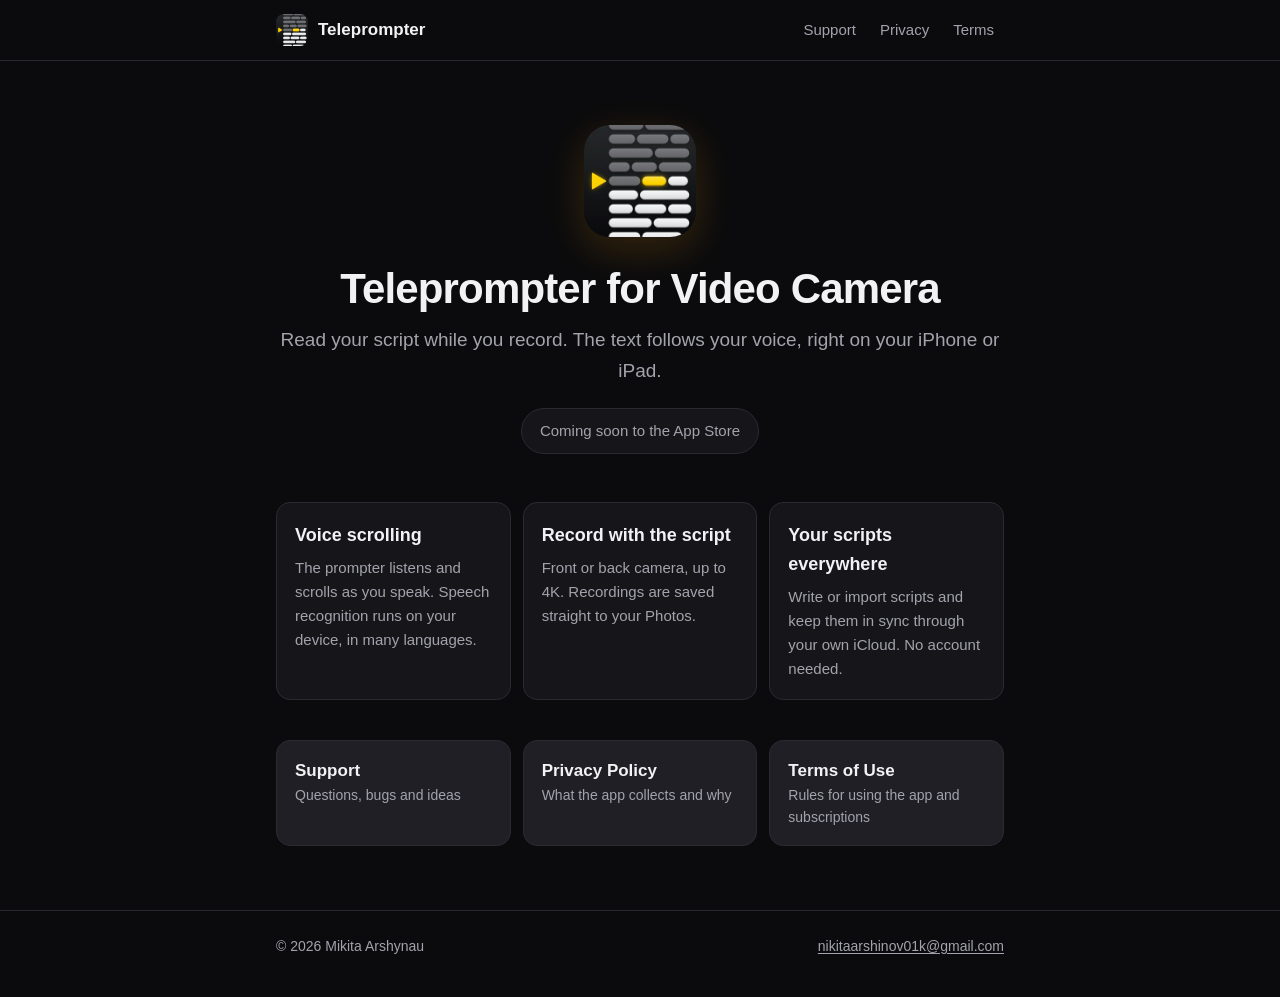
<file: index.html>
<!doctype html>
<html lang="en">
<head>
  <meta charset="utf-8">
  <meta name="viewport" content="width=device-width, initial-scale=1">
  <title>Teleprompter for Video Camera</title>
  <meta name="description" content="A teleprompter for iPhone and iPad with on-device voice scrolling, video recording and iCloud sync.">
  <link rel="icon" href="assets/icon.png">
  <link rel="apple-touch-icon" href="assets/apple-touch-icon.png">
  <link rel="stylesheet" href="assets/style.css">
</head>
<body>
  <header class="site">
    <div class="wrap">
      <a class="brand" href="./"><img src="assets/icon.png" alt="">Teleprompter</a>
      <nav class="site">
        <a href="support/">Support</a>
        <a href="privacy/">Privacy</a>
        <a href="terms/">Terms</a>
      </nav>
    </div>
  </header>

  <main>
    <div class="wrap">
      <section class="hero">
        <img class="icon" src="assets/icon.png" alt="Teleprompter app icon">
        <h1>Teleprompter for Video Camera</h1>
        <p class="lead">Read your script while you record. The text follows your voice, right on your iPhone or iPad.</p>
        <span class="badge">Coming soon to the App Store</span>
      </section>

      <section class="grid" aria-label="Features">
        <div class="card">
          <h3>Voice scrolling</h3>
          <p>The prompter listens and scrolls as you speak. Speech recognition runs on your device, in many languages.</p>
        </div>
        <div class="card">
          <h3>Record with the script</h3>
          <p>Front or back camera, up to 4K. Recordings are saved straight to your Photos.</p>
        </div>
        <div class="card">
          <h3>Your scripts everywhere</h3>
          <p>Write or import scripts and keep them in sync through your own iCloud. No account needed.</p>
        </div>
      </section>

      <section class="links" aria-label="Help and legal">
        <a href="support/">Support<span>Questions, bugs and ideas</span></a>
        <a href="privacy/">Privacy Policy<span>What the app collects and why</span></a>
        <a href="terms/">Terms of Use<span>Rules for using the app and subscriptions</span></a>
      </section>
    </div>
  </main>

  <footer class="site">
    <div class="wrap">
      <span>© 2026 Mikita Arshynau</span>
      <a href="mailto:nikitaarshinov01k@gmail.com">nikitaarshinov01k@gmail.com</a>
    </div>
  </footer>
</body>
</html>
</file>
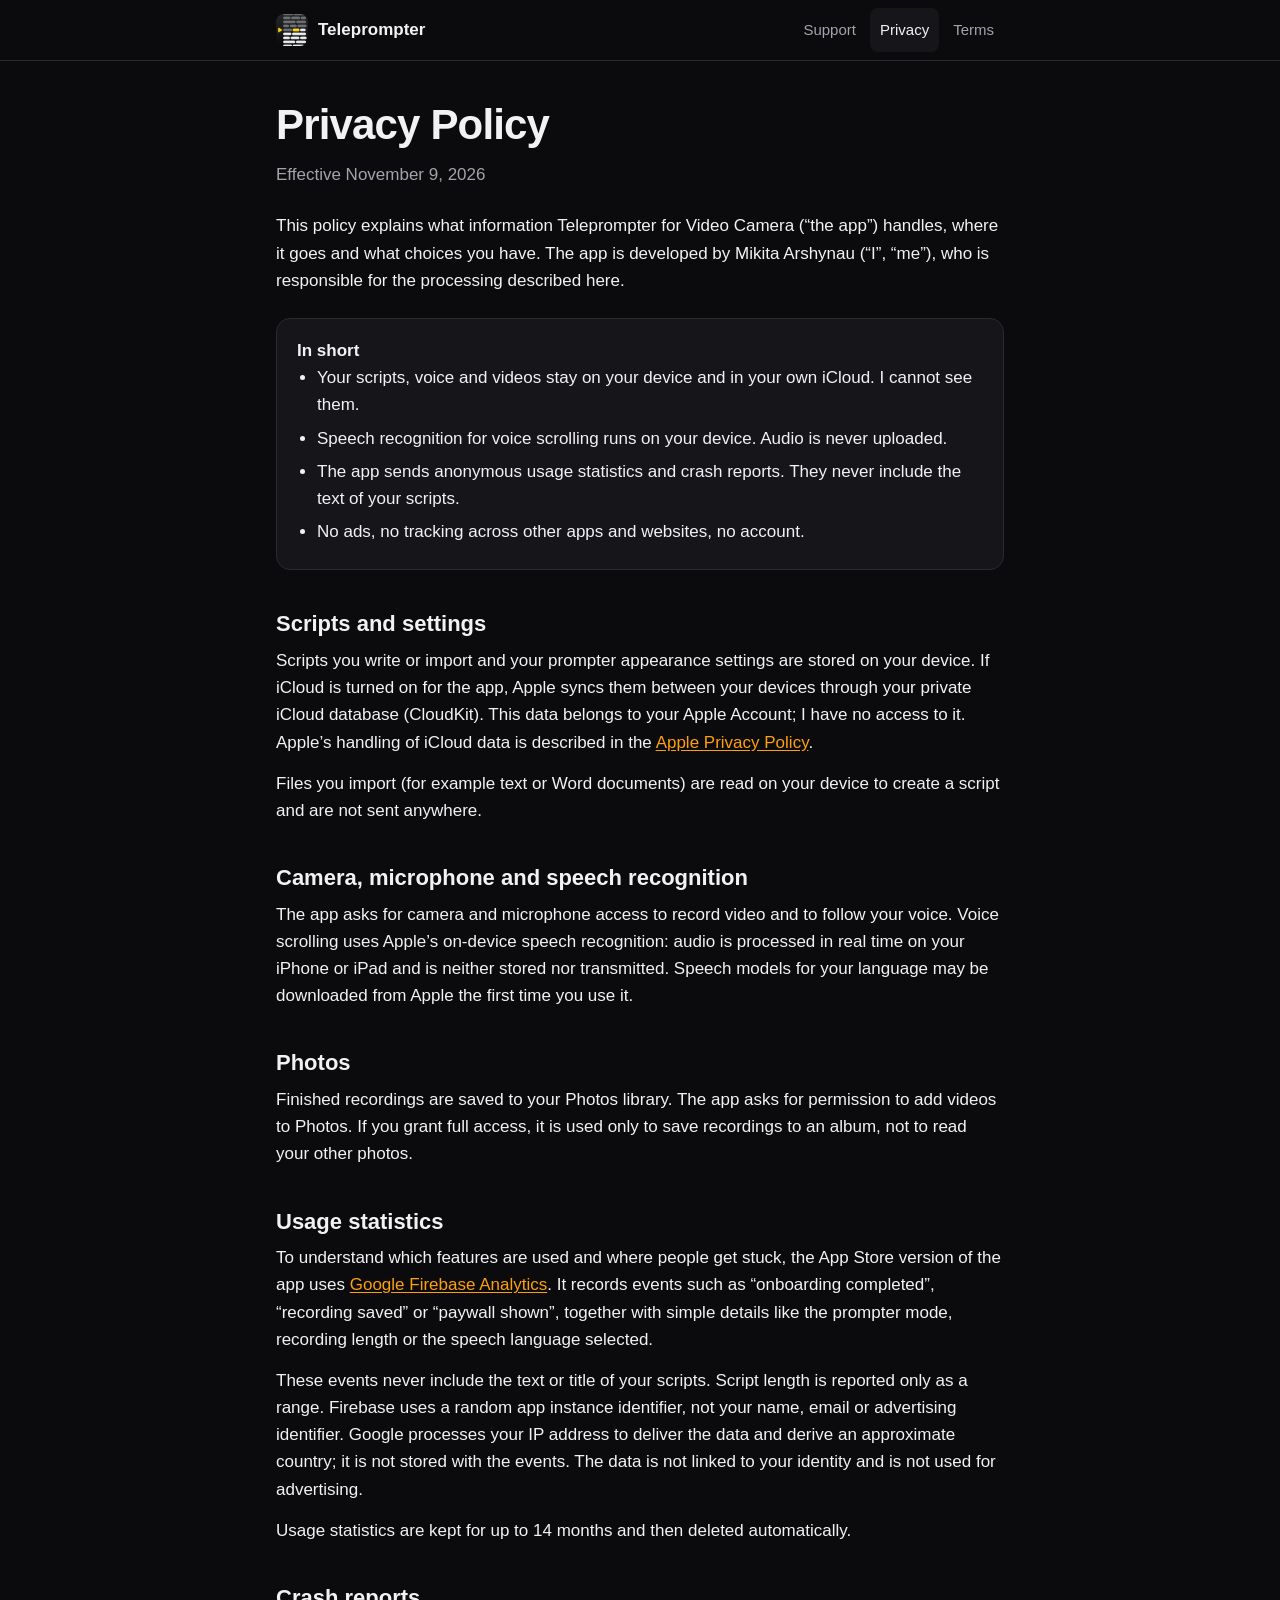
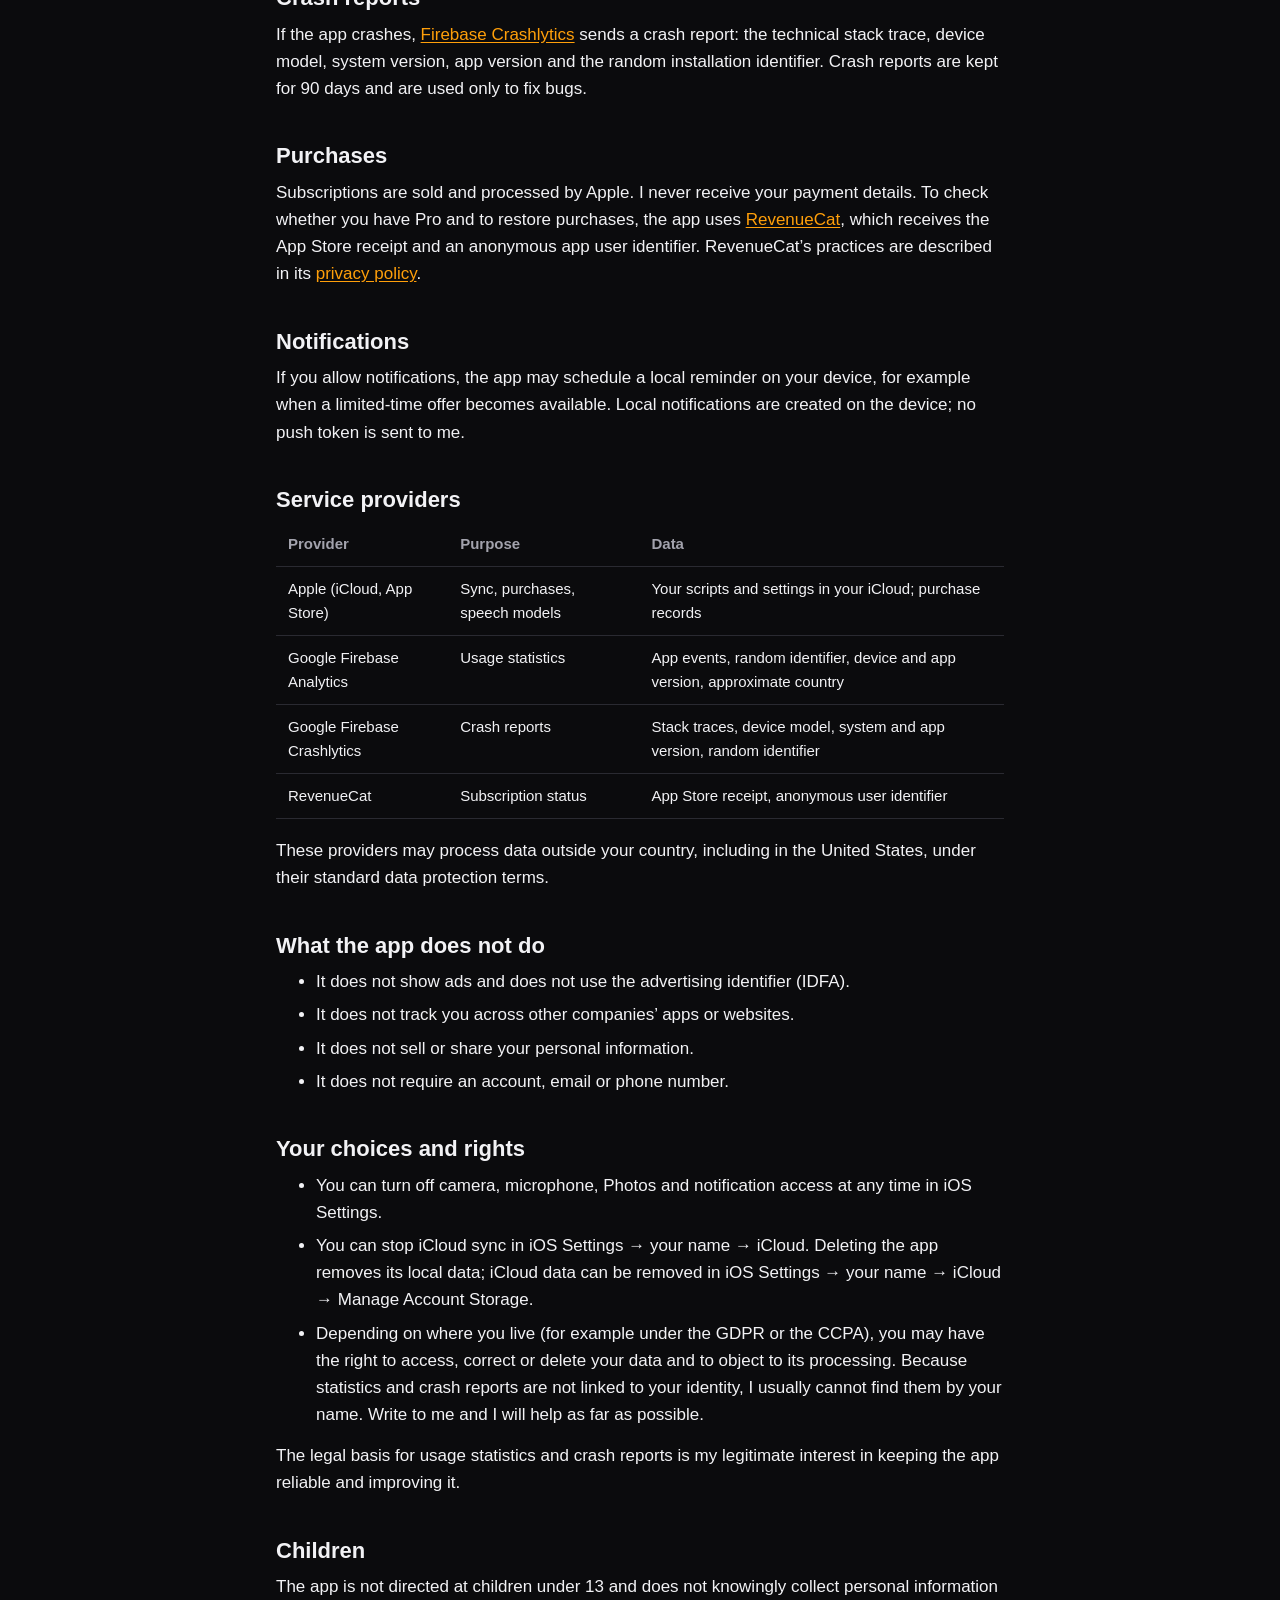
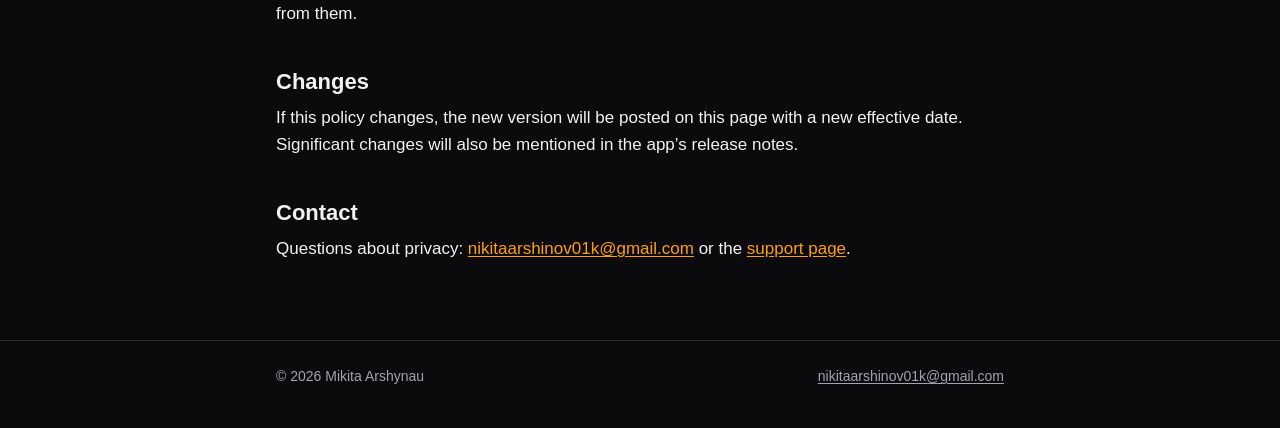
<file: privacy/index.html>
<!doctype html>
<html lang="en">
<head>
  <meta charset="utf-8">
  <meta name="viewport" content="width=device-width, initial-scale=1">
  <title>Privacy Policy · Teleprompter</title>
  <meta name="description" content="Privacy Policy for Teleprompter for Video Camera.">
  <link rel="icon" href="../assets/icon.png">
  <link rel="apple-touch-icon" href="../assets/apple-touch-icon.png">
  <link rel="stylesheet" href="../assets/style.css">
</head>
<body>
  <header class="site">
    <div class="wrap">
      <a class="brand" href="../"><img src="../assets/icon.png" alt="">Teleprompter</a>
      <nav class="site">
        <a href="../support/">Support</a>
        <a href="../privacy/" aria-current="page">Privacy</a>
        <a href="../terms/">Terms</a>
      </nav>
    </div>
  </header>

  <main class="legal">
    <div class="wrap">
      <h1>Privacy Policy</h1>
      <p class="updated">Effective November 9, 2026</p>

      <p>This policy explains what information Teleprompter for Video Camera (“the app”) handles, where it goes and what choices you have. The app is developed by Mikita Arshynau (“I”, “me”), who is responsible for the processing described here.</p>

      <div class="summary">
        <strong>In short</strong>
        <ul>
          <li>Your scripts, voice and videos stay on your device and in your own iCloud. I cannot see them.</li>
          <li>Speech recognition for voice scrolling runs on your device. Audio is never uploaded.</li>
          <li>The app sends anonymous usage statistics and crash reports. They never include the text of your scripts.</li>
          <li>No ads, no tracking across other apps and websites, no account.</li>
        </ul>
      </div>

      <h2>Scripts and settings</h2>
      <p>Scripts you write or import and your prompter appearance settings are stored on your device. If iCloud is turned on for the app, Apple syncs them between your devices through your private iCloud database (CloudKit). This data belongs to your Apple Account; I have no access to it. Apple’s handling of iCloud data is described in the <a href="https://www.apple.com/legal/privacy/">Apple Privacy Policy</a>.</p>
      <p>Files you import (for example text or Word documents) are read on your device to create a script and are not sent anywhere.</p>

      <h2>Camera, microphone and speech recognition</h2>
      <p>The app asks for camera and microphone access to record video and to follow your voice. Voice scrolling uses Apple’s on-device speech recognition: audio is processed in real time on your iPhone or iPad and is neither stored nor transmitted. Speech models for your language may be downloaded from Apple the first time you use it.</p>

      <h2>Photos</h2>
      <p>Finished recordings are saved to your Photos library. The app asks for permission to add videos to Photos. If you grant full access, it is used only to save recordings to an album, not to read your other photos.</p>

      <h2>Usage statistics</h2>
      <p>To understand which features are used and where people get stuck, the App Store version of the app uses <a href="https://firebase.google.com/">Google Firebase Analytics</a>. It records events such as “onboarding completed”, “recording saved” or “paywall shown”, together with simple details like the prompter mode, recording length or the speech language selected.</p>
      <p>These events never include the text or title of your scripts. Script length is reported only as a range. Firebase uses a random app instance identifier, not your name, email or advertising identifier. Google processes your IP address to deliver the data and derive an approximate country; it is not stored with the events. The data is not linked to your identity and is not used for advertising.</p>
      <p>Usage statistics are kept for up to 14 months and then deleted automatically.</p>

      <h2>Crash reports</h2>
      <p>If the app crashes, <a href="https://firebase.google.com/products/crashlytics">Firebase Crashlytics</a> sends a crash report: the technical stack trace, device model, system version, app version and the random installation identifier. Crash reports are kept for 90 days and are used only to fix bugs.</p>

      <h2>Purchases</h2>
      <p>Subscriptions are sold and processed by Apple. I never receive your payment details. To check whether you have Pro and to restore purchases, the app uses <a href="https://www.revenuecat.com/">RevenueCat</a>, which receives the App Store receipt and an anonymous app user identifier. RevenueCat’s practices are described in its <a href="https://www.revenuecat.com/privacy/">privacy policy</a>.</p>

      <h2>Notifications</h2>
      <p>If you allow notifications, the app may schedule a local reminder on your device, for example when a limited-time offer becomes available. Local notifications are created on the device; no push token is sent to me.</p>

      <h2>Service providers</h2>
      <table>
        <thead><tr><th>Provider</th><th>Purpose</th><th>Data</th></tr></thead>
        <tbody>
          <tr><td>Apple (iCloud, App Store)</td><td>Sync, purchases, speech models</td><td>Your scripts and settings in your iCloud; purchase records</td></tr>
          <tr><td>Google Firebase Analytics</td><td>Usage statistics</td><td>App events, random identifier, device and app version, approximate country</td></tr>
          <tr><td>Google Firebase Crashlytics</td><td>Crash reports</td><td>Stack traces, device model, system and app version, random identifier</td></tr>
          <tr><td>RevenueCat</td><td>Subscription status</td><td>App Store receipt, anonymous user identifier</td></tr>
        </tbody>
      </table>
      <p>These providers may process data outside your country, including in the United States, under their standard data protection terms.</p>

      <h2>What the app does not do</h2>
      <ul>
        <li>It does not show ads and does not use the advertising identifier (IDFA).</li>
        <li>It does not track you across other companies’ apps or websites.</li>
        <li>It does not sell or share your personal information.</li>
        <li>It does not require an account, email or phone number.</li>
      </ul>

      <h2>Your choices and rights</h2>
      <ul>
        <li>You can turn off camera, microphone, Photos and notification access at any time in iOS Settings.</li>
        <li>You can stop iCloud sync in iOS Settings → your name → iCloud. Deleting the app removes its local data; iCloud data can be removed in iOS Settings → your name → iCloud → Manage Account Storage.</li>
        <li>Depending on where you live (for example under the GDPR or the CCPA), you may have the right to access, correct or delete your data and to object to its processing. Because statistics and crash reports are not linked to your identity, I usually cannot find them by your name. Write to me and I will help as far as possible.</li>
      </ul>
      <p>The legal basis for usage statistics and crash reports is my legitimate interest in keeping the app reliable and improving it.</p>

      <h2>Children</h2>
      <p>The app is not directed at children under 13 and does not knowingly collect personal information from them.</p>

      <h2>Changes</h2>
      <p>If this policy changes, the new version will be posted on this page with a new effective date. Significant changes will also be mentioned in the app’s release notes.</p>

      <h2>Contact</h2>
      <p>Questions about privacy: <a href="mailto:nikitaarshinov01k@gmail.com">nikitaarshinov01k@gmail.com</a> or the <a href="../support/">support page</a>.</p>
    </div>
  </main>

  <footer class="site">
    <div class="wrap">
      <span>© 2026 Mikita Arshynau</span>
      <a href="mailto:nikitaarshinov01k@gmail.com">nikitaarshinov01k@gmail.com</a>
    </div>
  </footer>
</body>
</html>
</file>
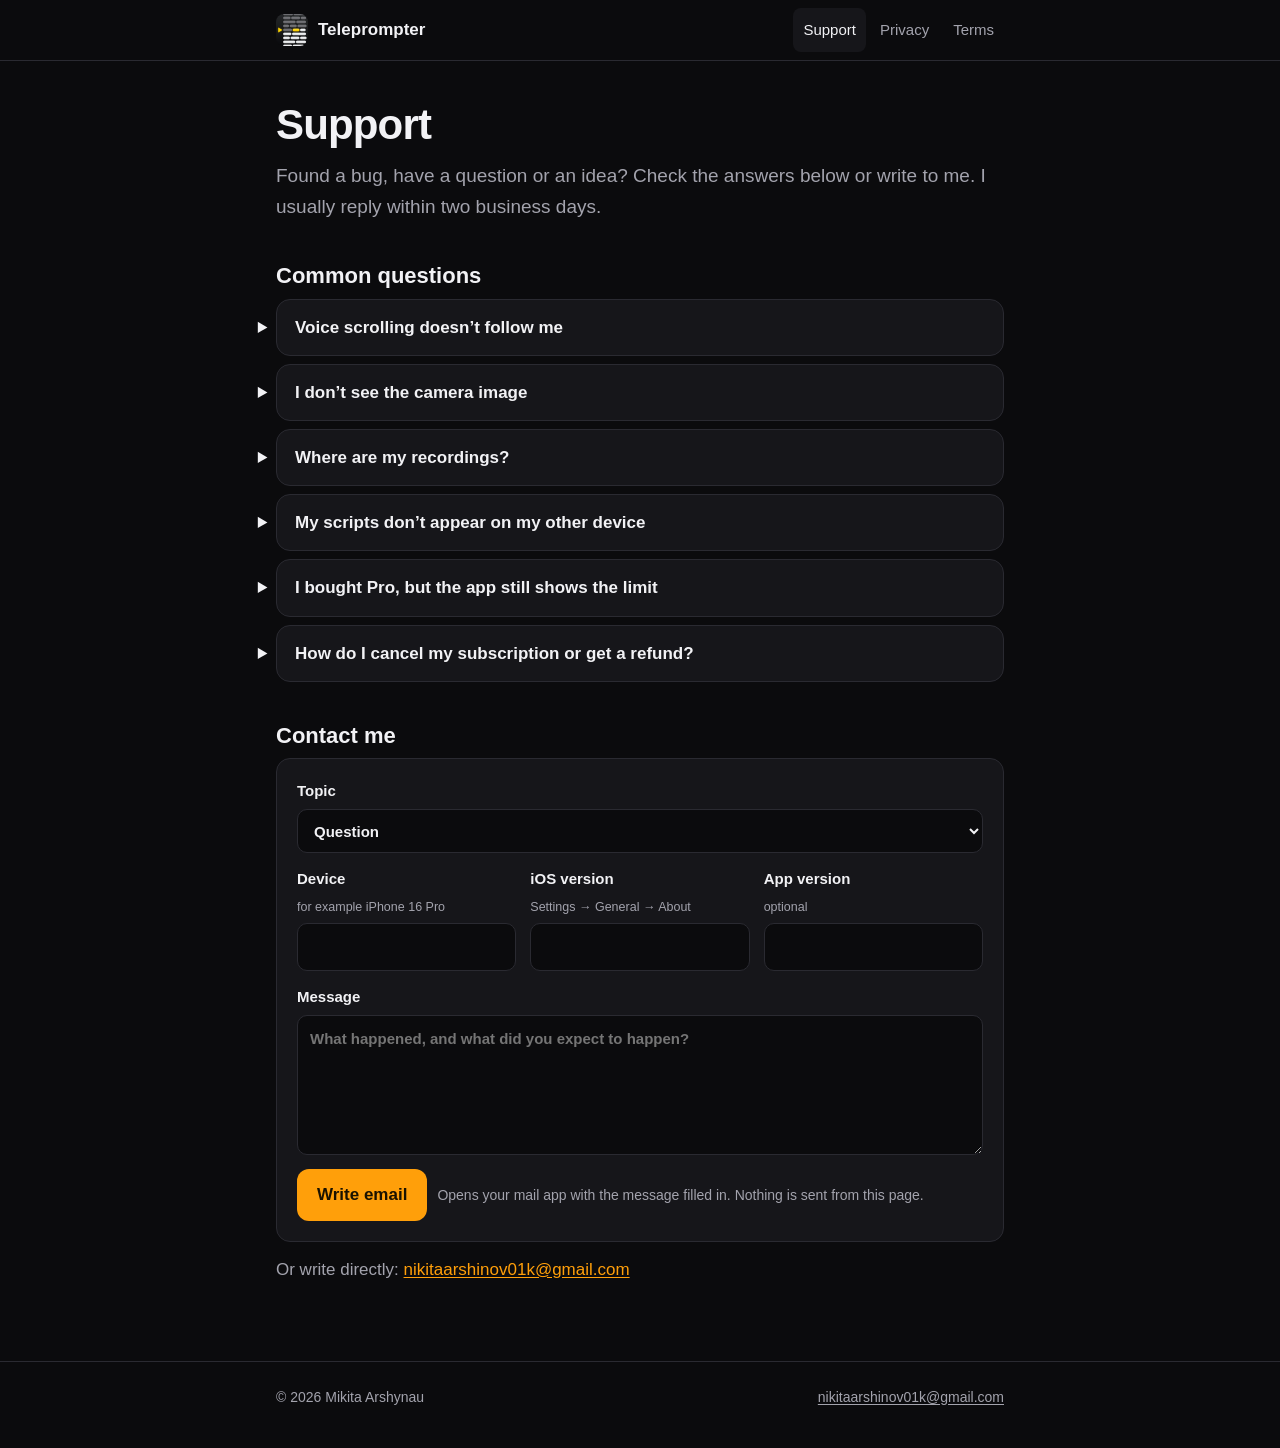
<file: support/index.html>
<!doctype html>
<html lang="en">
<head>
  <meta charset="utf-8">
  <meta name="viewport" content="width=device-width, initial-scale=1">
  <title>Support · Teleprompter</title>
  <meta name="description" content="Help and contact for Teleprompter for Video Camera.">
  <link rel="icon" href="../assets/icon.png">
  <link rel="apple-touch-icon" href="../assets/apple-touch-icon.png">
  <link rel="stylesheet" href="../assets/style.css">
</head>
<body>
  <header class="site">
    <div class="wrap">
      <a class="brand" href="../"><img src="../assets/icon.png" alt="">Teleprompter</a>
      <nav class="site">
        <a href="../support/" aria-current="page">Support</a>
        <a href="../privacy/">Privacy</a>
        <a href="../terms/">Terms</a>
      </nav>
    </div>
  </header>

  <main>
    <div class="wrap">
      <h1>Support</h1>
      <p class="lead">Found a bug, have a question or an idea? Check the answers below or write to me. I usually reply within two business days.</p>

      <h2>Common questions</h2>

      <details>
        <summary>Voice scrolling doesn’t follow me</summary>
        <div>
          <p>Make sure the app has microphone and speech recognition access in iOS Settings → Teleprompter. Check that the voice language in the prompter matches the language you speak; the first time you use a language, its speech model may need to download over the internet. Recognition works best when the phone is within a couple of meters and the room is quiet.</p>
        </div>
      </details>

      <details>
        <summary>I don’t see the camera image</summary>
        <div>
          <p>Allow camera access in iOS Settings → Teleprompter. If access is blocked by Screen Time or a device profile, the prompter still works for reading, but recording is unavailable.</p>
        </div>
      </details>

      <details>
        <summary>Where are my recordings?</summary>
        <div>
          <p>Recordings are saved to the Photos app. If nothing appears there, check that Teleprompter is allowed to add photos in iOS Settings → Teleprompter → Photos.</p>
        </div>
      </details>

      <details>
        <summary>My scripts don’t appear on my other device</summary>
        <div>
          <p>Scripts sync through iCloud. Check that both devices use the same Apple Account, iCloud Drive is on, and Teleprompter is allowed to use iCloud in iOS Settings → your name → iCloud. Sync can take a few minutes, and both devices need an internet connection.</p>
        </div>
      </details>

      <details>
        <summary>I bought Pro, but the app still shows the limit</summary>
        <div>
          <p>Open Settings in the app and tap “Restore Purchases”. Make sure you are signed in to the App Store with the Apple Account you used for the purchase.</p>
        </div>
      </details>

      <details>
        <summary>How do I cancel my subscription or get a refund?</summary>
        <div>
          <p>Subscriptions are managed by Apple: open iOS Settings → your name → Subscriptions → Teleprompter. After cancelling you keep Pro until the end of the paid period. Refunds are requested from Apple at <a href="https://reportaproblem.apple.com/">reportaproblem.apple.com</a>.</p>
        </div>
      </details>

      <h2 id="contact">Contact me</h2>
      <form id="support-form" novalidate>
        <label>Topic
          <select name="topic" required>
            <option>Question</option>
            <option>Bug report</option>
            <option>Voice scrolling</option>
            <option>Subscription or purchase</option>
            <option>iCloud sync</option>
            <option>Feature request</option>
            <option>Other</option>
          </select>
        </label>

        <div class="row">
          <label>Device <small>for example iPhone 16 Pro</small>
            <input name="device" autocomplete="off" maxlength="80">
          </label>
          <label>iOS version <small>Settings → General → About</small>
            <input name="ios" autocomplete="off" maxlength="20">
          </label>
          <label>App version <small>optional</small>
            <input name="app" autocomplete="off" maxlength="20">
          </label>
        </div>

        <label>Message
          <textarea name="message" required maxlength="4000" placeholder="What happened, and what did you expect to happen?"></textarea>
        </label>

        <div class="actions">
          <button type="submit">Write email</button>
          <span class="note">Opens your mail app with the message filled in. Nothing is sent from this page.</span>
        </div>
        <p class="note" id="form-error" role="alert" hidden>Please write a message first.</p>

        <div class="fallback" id="fallback">
          <p class="note">Mail app didn’t open? Send your message to <a href="mailto:nikitaarshinov01k@gmail.com">nikitaarshinov01k@gmail.com</a>.</p>
          <div class="actions">
            <button type="button" class="secondary" id="copy">Copy message</button>
            <span class="note" id="copy-status" aria-live="polite"></span>
          </div>
        </div>
      </form>
      <p class="muted" style="margin-top:14px">Or write directly: <a href="mailto:nikitaarshinov01k@gmail.com">nikitaarshinov01k@gmail.com</a></p>
    </div>
  </main>

  <footer class="site">
    <div class="wrap">
      <span>© 2026 Mikita Arshynau</span>
      <a href="mailto:nikitaarshinov01k@gmail.com">nikitaarshinov01k@gmail.com</a>
    </div>
  </footer>

  <script>
    (function () {
      var EMAIL = "nikitaarshinov01k@gmail.com";
      var form = document.getElementById("support-form");
      var error = document.getElementById("form-error");
      var fallback = document.getElementById("fallback");
      var copyStatus = document.getElementById("copy-status");

      // The app can prefill fields: support/?app=1.0&ios=18.1&device=iPhone17,1&topic=Bug%20report
      var params = new URLSearchParams(location.search);
      ["app", "ios", "device"].forEach(function (key) {
        if (params.get(key)) form.elements[key].value = params.get(key).slice(0, 80);
      });
      var topic = params.get("topic");
      if (topic) {
        Array.prototype.forEach.call(form.elements.topic.options, function (o) {
          if (o.text === topic) form.elements.topic.value = o.text;
        });
      }

      function composeBody() {
        var f = form.elements;
        var lines = [f.message.value.trim(), "", "—"];
        lines.push("Device: " + (f.device.value.trim() || "—"));
        lines.push("iOS: " + (f.ios.value.trim() || "—"));
        lines.push("App: " + (f.app.value.trim() || "—"));
        return lines.join("\n");
      }

      function subject() {
        return "Teleprompter: " + form.elements.topic.value;
      }

      form.addEventListener("submit", function (event) {
        event.preventDefault();
        if (!form.elements.message.value.trim()) {
          error.hidden = false;
          form.elements.message.focus();
          return;
        }
        error.hidden = true;
        location.href = "mailto:" + EMAIL +
          "?subject=" + encodeURIComponent(subject()) +
          "&body=" + encodeURIComponent(composeBody());
        setTimeout(function () { fallback.classList.add("visible"); }, 1200);
      });

      document.getElementById("copy").addEventListener("click", function () {
        var text = "Subject: " + subject() + "\n\n" + composeBody();
        try {
          navigator.clipboard.writeText(text).then(function () {
            copyStatus.textContent = "Copied.";
          }, function () {
            copyStatus.textContent = "Couldn’t copy. Select the text in the form instead.";
          });
        } catch (e) {
          copyStatus.textContent = "Couldn’t copy. Select the text in the form instead.";
        }
      });
    })();
  </script>
</body>
</html>
</file>
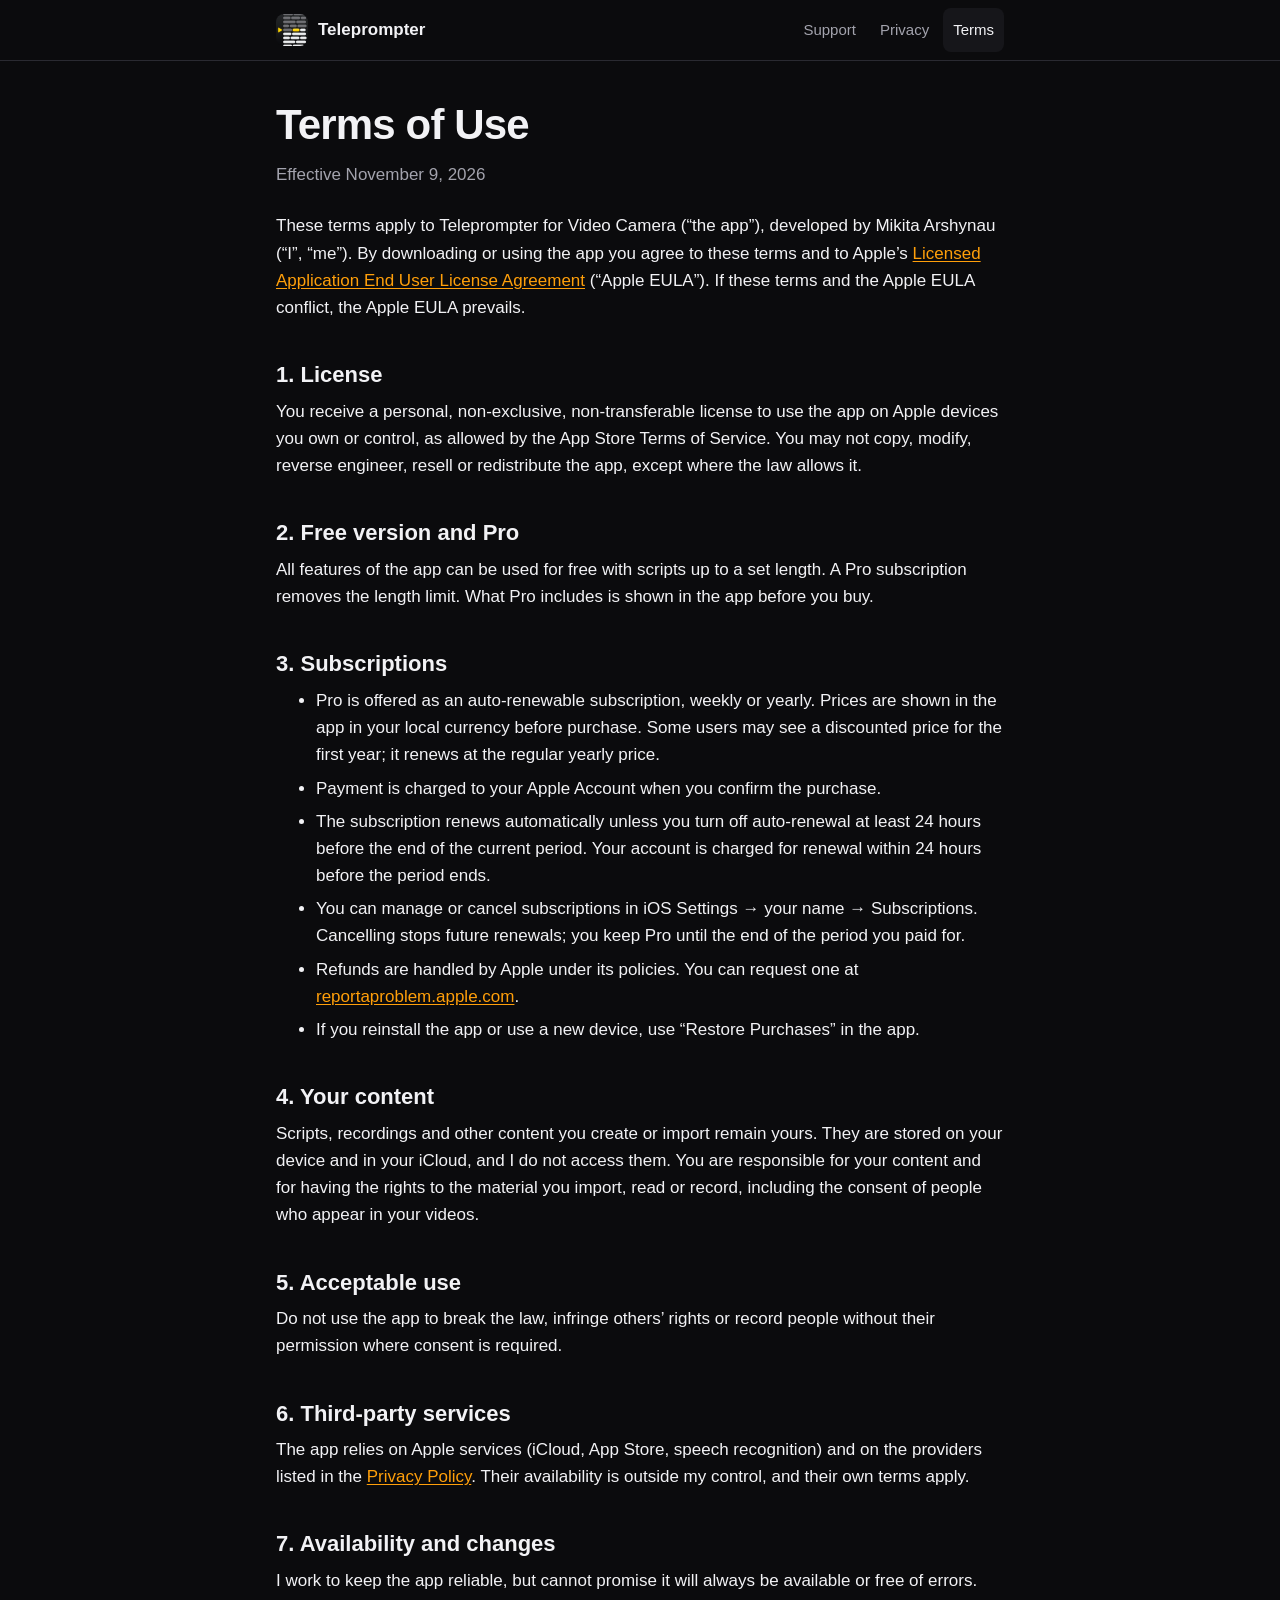
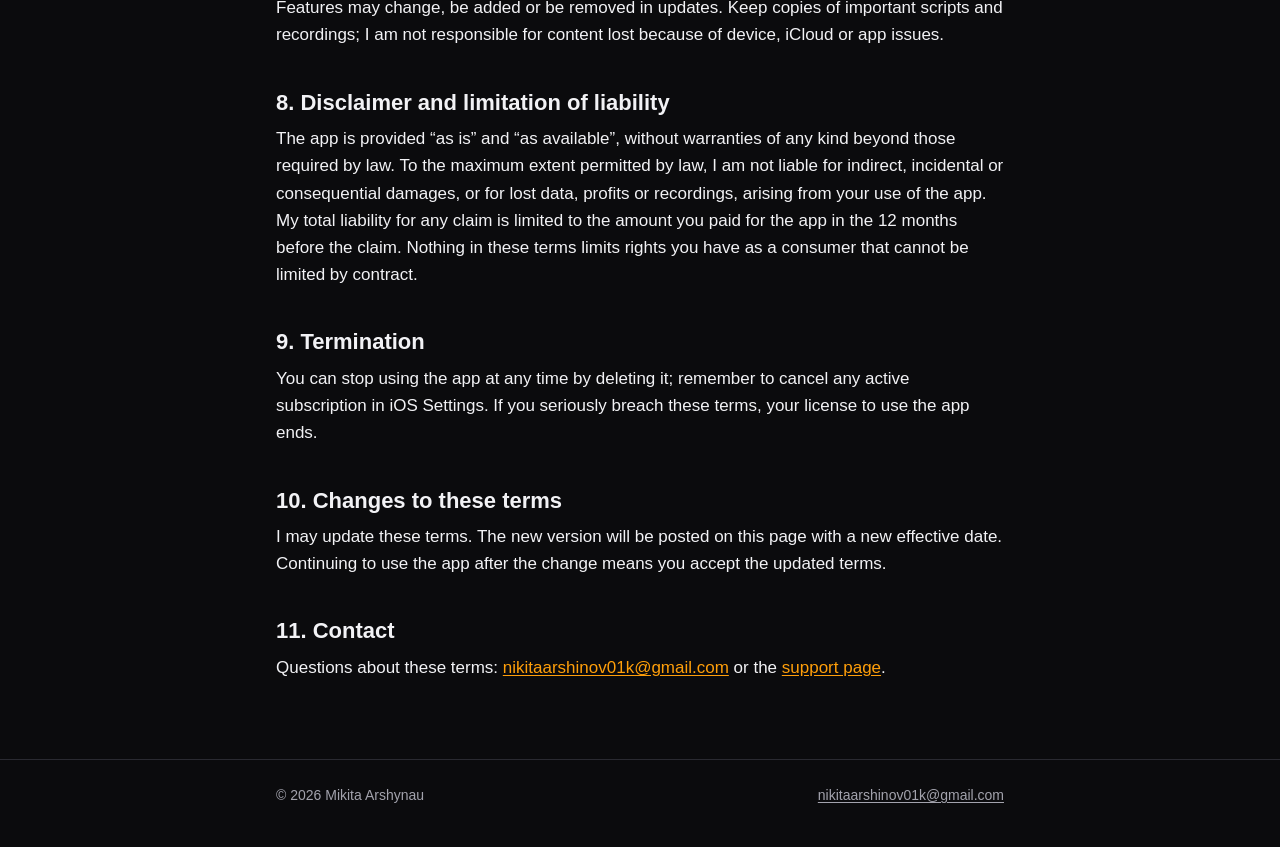
<file: terms/index.html>
<!doctype html>
<html lang="en">
<head>
  <meta charset="utf-8">
  <meta name="viewport" content="width=device-width, initial-scale=1">
  <title>Terms of Use · Teleprompter</title>
  <meta name="description" content="Terms of Use for Teleprompter for Video Camera.">
  <link rel="icon" href="../assets/icon.png">
  <link rel="apple-touch-icon" href="../assets/apple-touch-icon.png">
  <link rel="stylesheet" href="../assets/style.css">
</head>
<body>
  <header class="site">
    <div class="wrap">
      <a class="brand" href="../"><img src="../assets/icon.png" alt="">Teleprompter</a>
      <nav class="site">
        <a href="../support/">Support</a>
        <a href="../privacy/">Privacy</a>
        <a href="../terms/" aria-current="page">Terms</a>
      </nav>
    </div>
  </header>

  <main class="legal">
    <div class="wrap">
      <h1>Terms of Use</h1>
      <p class="updated">Effective November 9, 2026</p>

      <p>These terms apply to Teleprompter for Video Camera (“the app”), developed by Mikita Arshynau (“I”, “me”). By downloading or using the app you agree to these terms and to Apple’s <a href="https://www.apple.com/legal/internet-services/itunes/dev/stdeula/">Licensed Application End User License Agreement</a> (“Apple EULA”). If these terms and the Apple EULA conflict, the Apple EULA prevails.</p>

      <h2>1. License</h2>
      <p>You receive a personal, non-exclusive, non-transferable license to use the app on Apple devices you own or control, as allowed by the App Store Terms of Service. You may not copy, modify, reverse engineer, resell or redistribute the app, except where the law allows it.</p>

      <h2>2. Free version and Pro</h2>
      <p>All features of the app can be used for free with scripts up to a set length. A Pro subscription removes the length limit. What Pro includes is shown in the app before you buy.</p>

      <h2>3. Subscriptions</h2>
      <ul>
        <li>Pro is offered as an auto-renewable subscription, weekly or yearly. Prices are shown in the app in your local currency before purchase. Some users may see a discounted price for the first year; it renews at the regular yearly price.</li>
        <li>Payment is charged to your Apple Account when you confirm the purchase.</li>
        <li>The subscription renews automatically unless you turn off auto-renewal at least 24 hours before the end of the current period. Your account is charged for renewal within 24 hours before the period ends.</li>
        <li>You can manage or cancel subscriptions in iOS Settings → your name → Subscriptions. Cancelling stops future renewals; you keep Pro until the end of the period you paid for.</li>
        <li>Refunds are handled by Apple under its policies. You can request one at <a href="https://reportaproblem.apple.com/">reportaproblem.apple.com</a>.</li>
        <li>If you reinstall the app or use a new device, use “Restore Purchases” in the app.</li>
      </ul>

      <h2>4. Your content</h2>
      <p>Scripts, recordings and other content you create or import remain yours. They are stored on your device and in your iCloud, and I do not access them. You are responsible for your content and for having the rights to the material you import, read or record, including the consent of people who appear in your videos.</p>

      <h2>5. Acceptable use</h2>
      <p>Do not use the app to break the law, infringe others’ rights or record people without their permission where consent is required.</p>

      <h2>6. Third-party services</h2>
      <p>The app relies on Apple services (iCloud, App Store, speech recognition) and on the providers listed in the <a href="../privacy/">Privacy Policy</a>. Their availability is outside my control, and their own terms apply.</p>

      <h2>7. Availability and changes</h2>
      <p>I work to keep the app reliable, but cannot promise it will always be available or free of errors. Features may change, be added or be removed in updates. Keep copies of important scripts and recordings; I am not responsible for content lost because of device, iCloud or app issues.</p>

      <h2>8. Disclaimer and limitation of liability</h2>
      <p>The app is provided “as is” and “as available”, without warranties of any kind beyond those required by law. To the maximum extent permitted by law, I am not liable for indirect, incidental or consequential damages, or for lost data, profits or recordings, arising from your use of the app. My total liability for any claim is limited to the amount you paid for the app in the 12 months before the claim. Nothing in these terms limits rights you have as a consumer that cannot be limited by contract.</p>

      <h2>9. Termination</h2>
      <p>You can stop using the app at any time by deleting it; remember to cancel any active subscription in iOS Settings. If you seriously breach these terms, your license to use the app ends.</p>

      <h2>10. Changes to these terms</h2>
      <p>I may update these terms. The new version will be posted on this page with a new effective date. Continuing to use the app after the change means you accept the updated terms.</p>

      <h2>11. Contact</h2>
      <p>Questions about these terms: <a href="mailto:nikitaarshinov01k@gmail.com">nikitaarshinov01k@gmail.com</a> or the <a href="../support/">support page</a>.</p>
    </div>
  </main>

  <footer class="site">
    <div class="wrap">
      <span>© 2026 Mikita Arshynau</span>
      <a href="mailto:nikitaarshinov01k@gmail.com">nikitaarshinov01k@gmail.com</a>
    </div>
  </footer>
</body>
</html>
</file>
<file: assets/style.css>
:root {
  color-scheme: dark;
  --bg: #0b0b0d;
  --surface: #16161a;
  --surface-2: #1f1f25;
  --border: #2a2a31;
  --text: #f2f2f5;
  --text-2: #a3a3ad;
  --accent: #ff9f0a;
  --accent-ink: #1a1200;
  --radius: 14px;
  --gutter: 16px;
}

* { box-sizing: border-box; }

html { -webkit-text-size-adjust: 100%; }

body {
  margin: 0;
  background: var(--bg);
  color: var(--text);
  font: 17px/1.6 -apple-system, BlinkMacSystemFont, "SF Pro Text", "Segoe UI", Roboto, Helvetica, Arial, sans-serif;
}

a { color: var(--accent); text-underline-offset: 2px; }

.wrap { max-width: 760px; margin: 0 auto; padding: 0 var(--gutter); }

header.site {
  border-bottom: 1px solid var(--border);
}
header.site .wrap {
  display: flex; align-items: center; justify-content: space-between; gap: 12px;
  min-height: 60px; flex-wrap: wrap;
}
.brand { display: flex; align-items: center; gap: 10px; color: var(--text); text-decoration: none; font-weight: 600; }
.brand img { width: 32px; height: 32px; border-radius: 8px; }
nav.site { display: flex; gap: 4px; flex-wrap: wrap; }
nav.site a {
  color: var(--text-2); text-decoration: none; font-size: 15px;
  padding: 10px 10px; border-radius: 8px; min-height: 44px; display: inline-flex; align-items: center;
}
nav.site a:hover, nav.site a[aria-current="page"] { color: var(--text); background: var(--surface); }

main { padding: 40px 0 64px; }

h1 { font-size: clamp(30px, 6vw, 42px); line-height: 1.15; margin: 0 0 12px; letter-spacing: -0.02em; }
h2 { font-size: 22px; line-height: 1.3; margin: 40px 0 8px; }
h3 { font-size: 18px; margin: 24px 0 4px; }
p, ul, ol { margin: 0 0 14px; }
li { margin-bottom: 6px; }
.muted { color: var(--text-2); }
.lead { font-size: 19px; color: var(--text-2); }

/* Landing */
.hero { text-align: center; padding: 24px 0 8px; }
.hero img.icon { width: 112px; height: 112px; border-radius: 26px; box-shadow: 0 12px 40px rgba(255, 159, 10, 0.18); }
.hero h1 { margin-top: 20px; }
.badge {
  display: inline-block; margin-top: 8px; padding: 10px 18px; border-radius: 999px;
  background: var(--surface); border: 1px solid var(--border); color: var(--text-2); font-size: 15px;
}
.grid { display: grid; grid-template-columns: repeat(auto-fit, minmax(210px, 1fr)); gap: 12px; margin-top: 40px; }
.card { background: var(--surface); border: 1px solid var(--border); border-radius: var(--radius); padding: 18px; }
.card h3 { margin: 0 0 6px; }
.card p { margin: 0; color: var(--text-2); font-size: 15px; }
.links { display: grid; grid-template-columns: repeat(auto-fit, minmax(200px, 1fr)); gap: 12px; margin-top: 40px; }
.links a {
  display: block; padding: 16px 18px; border-radius: var(--radius); background: var(--surface-2);
  border: 1px solid var(--border); color: var(--text); text-decoration: none; font-weight: 600;
}
.links a span { display: block; font-weight: 400; color: var(--text-2); font-size: 14px; }
.links a:hover { border-color: var(--accent); }

/* Legal */
.legal .updated { color: var(--text-2); margin-bottom: 24px; }
.summary { background: var(--surface); border: 1px solid var(--border); border-radius: var(--radius); padding: 18px 20px; margin: 24px 0; }
.summary ul { margin: 0; padding-left: 20px; }
table { width: 100%; border-collapse: collapse; margin: 8px 0 18px; font-size: 15px; display: block; overflow-x: auto; }
th, td { text-align: left; padding: 10px 12px; border-bottom: 1px solid var(--border); vertical-align: top; }
th { color: var(--text-2); font-weight: 600; }

/* Support */
details { background: var(--surface); border: 1px solid var(--border); border-radius: var(--radius); margin-bottom: 8px; }
summary { cursor: pointer; padding: 14px 18px; font-weight: 600; min-height: 44px; list-style-position: outside; }
details > div { padding: 0 18px 14px; color: var(--text-2); }
form { display: grid; gap: 14px; background: var(--surface); border: 1px solid var(--border); border-radius: var(--radius); padding: 20px; }
.row { display: grid; grid-template-columns: repeat(auto-fit, minmax(180px, 1fr)); gap: 14px; }
label { display: grid; gap: 6px; font-size: 15px; font-weight: 600; }
label small { font-weight: 400; color: var(--text-2); }
input, select, textarea {
  font: inherit; color: var(--text); background: var(--bg); border: 1px solid var(--border);
  border-radius: 10px; padding: 11px 12px; min-height: 44px; width: 100%;
}
textarea { min-height: 140px; resize: vertical; }
input:focus, select:focus, textarea:focus { outline: 2px solid var(--accent); outline-offset: 1px; border-color: transparent; }
button {
  font: inherit; font-weight: 600; border: 0; border-radius: 12px; padding: 12px 20px; min-height: 48px;
  background: var(--accent); color: var(--accent-ink); cursor: pointer;
}
button.secondary { background: var(--surface-2); color: var(--text); border: 1px solid var(--border); }
.actions { display: flex; gap: 10px; flex-wrap: wrap; align-items: center; }
.note { font-size: 14px; color: var(--text-2); margin: 0; }
.fallback { display: none; }
.fallback.visible { display: block; }
code { background: var(--surface-2); padding: 2px 6px; border-radius: 6px; font-size: 0.92em; }

footer.site { border-top: 1px solid var(--border); padding: 24px 0 40px; color: var(--text-2); font-size: 14px; }
footer.site .wrap { display: flex; justify-content: space-between; gap: 12px; flex-wrap: wrap; }
footer.site a { color: var(--text-2); }
</file>
